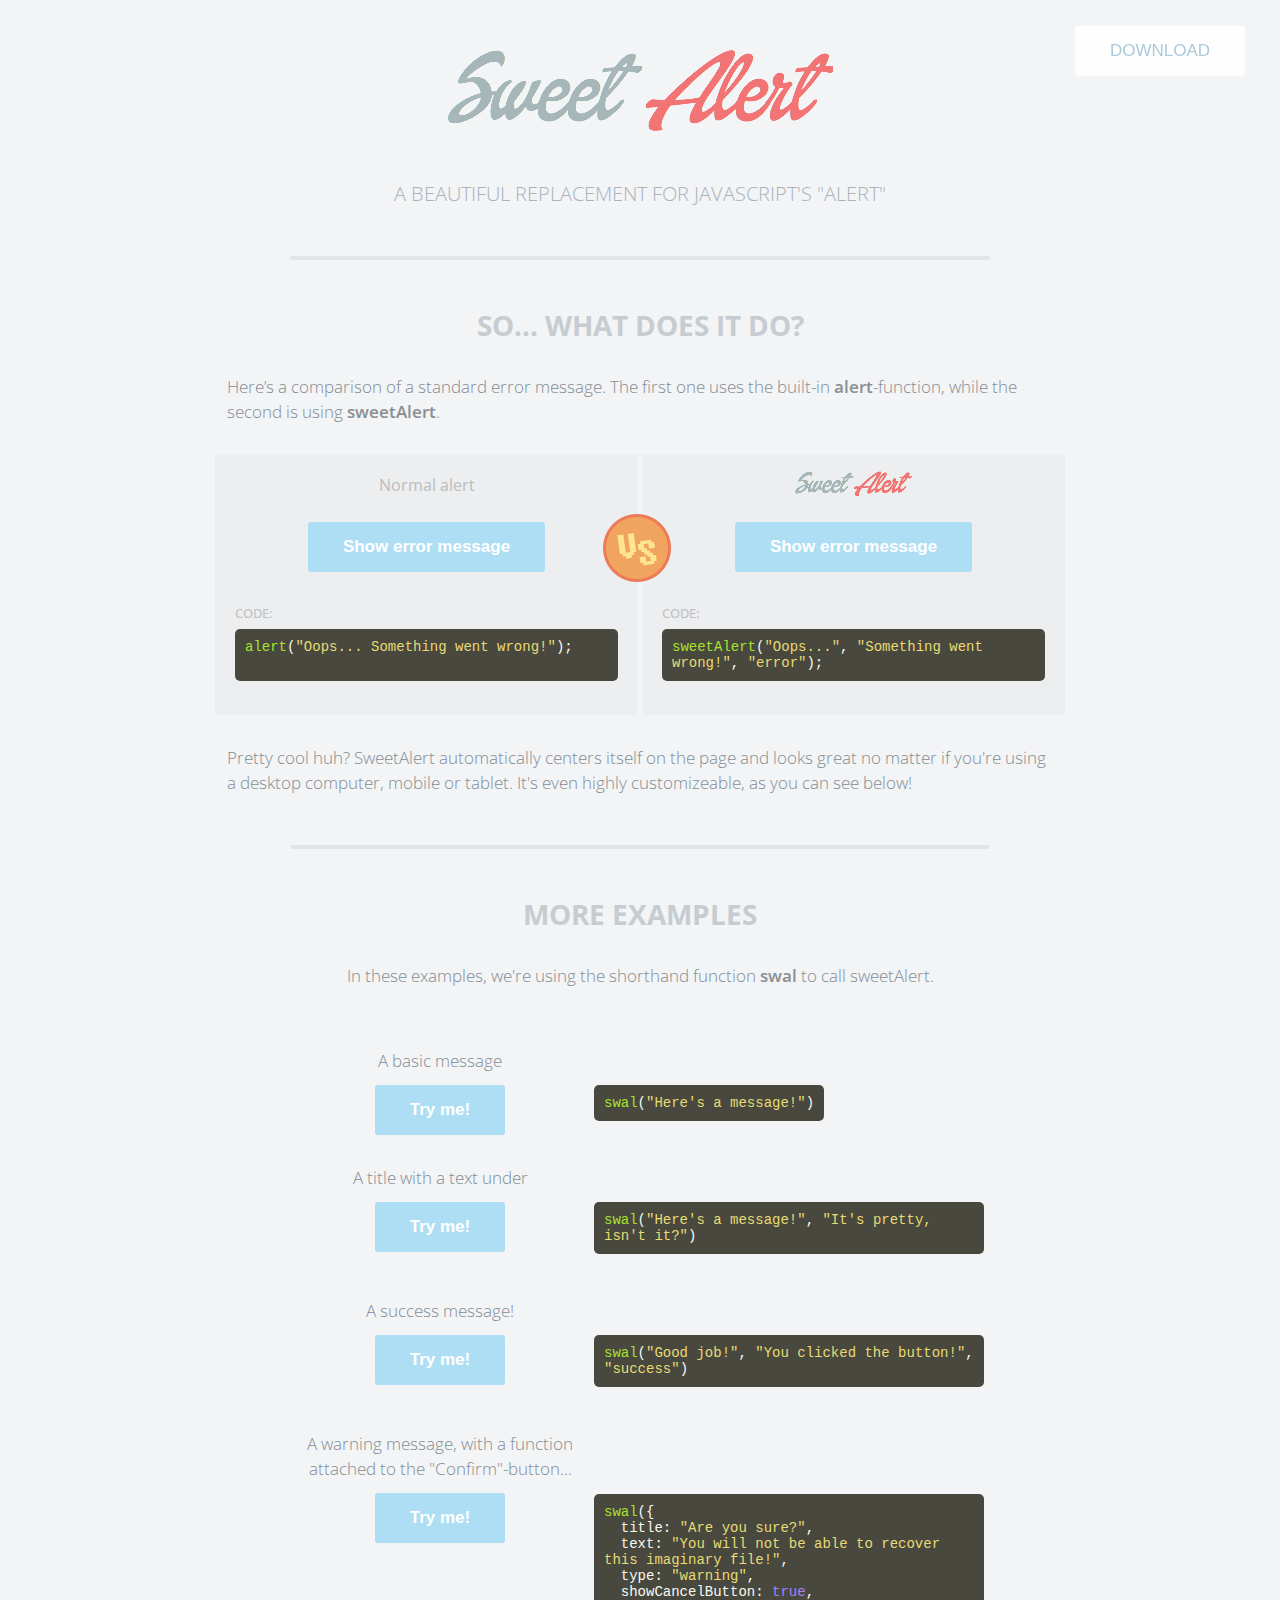
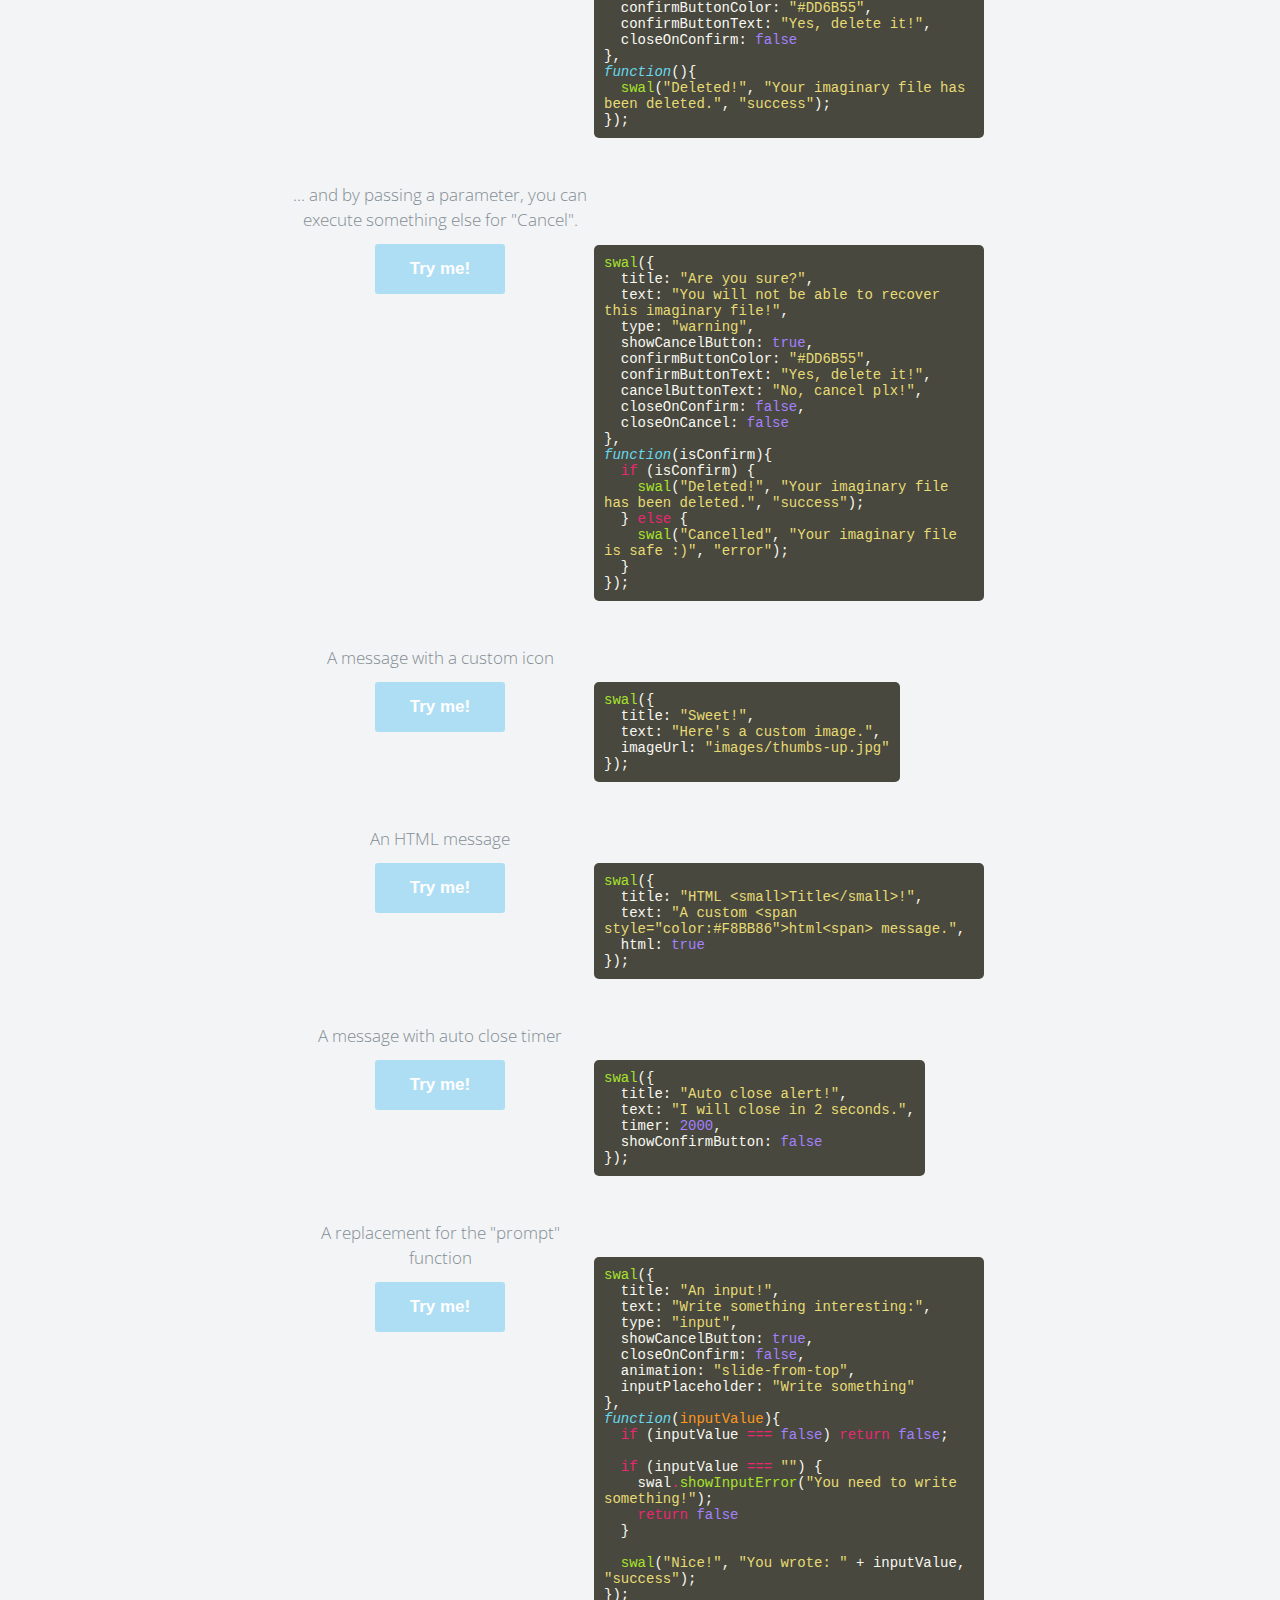
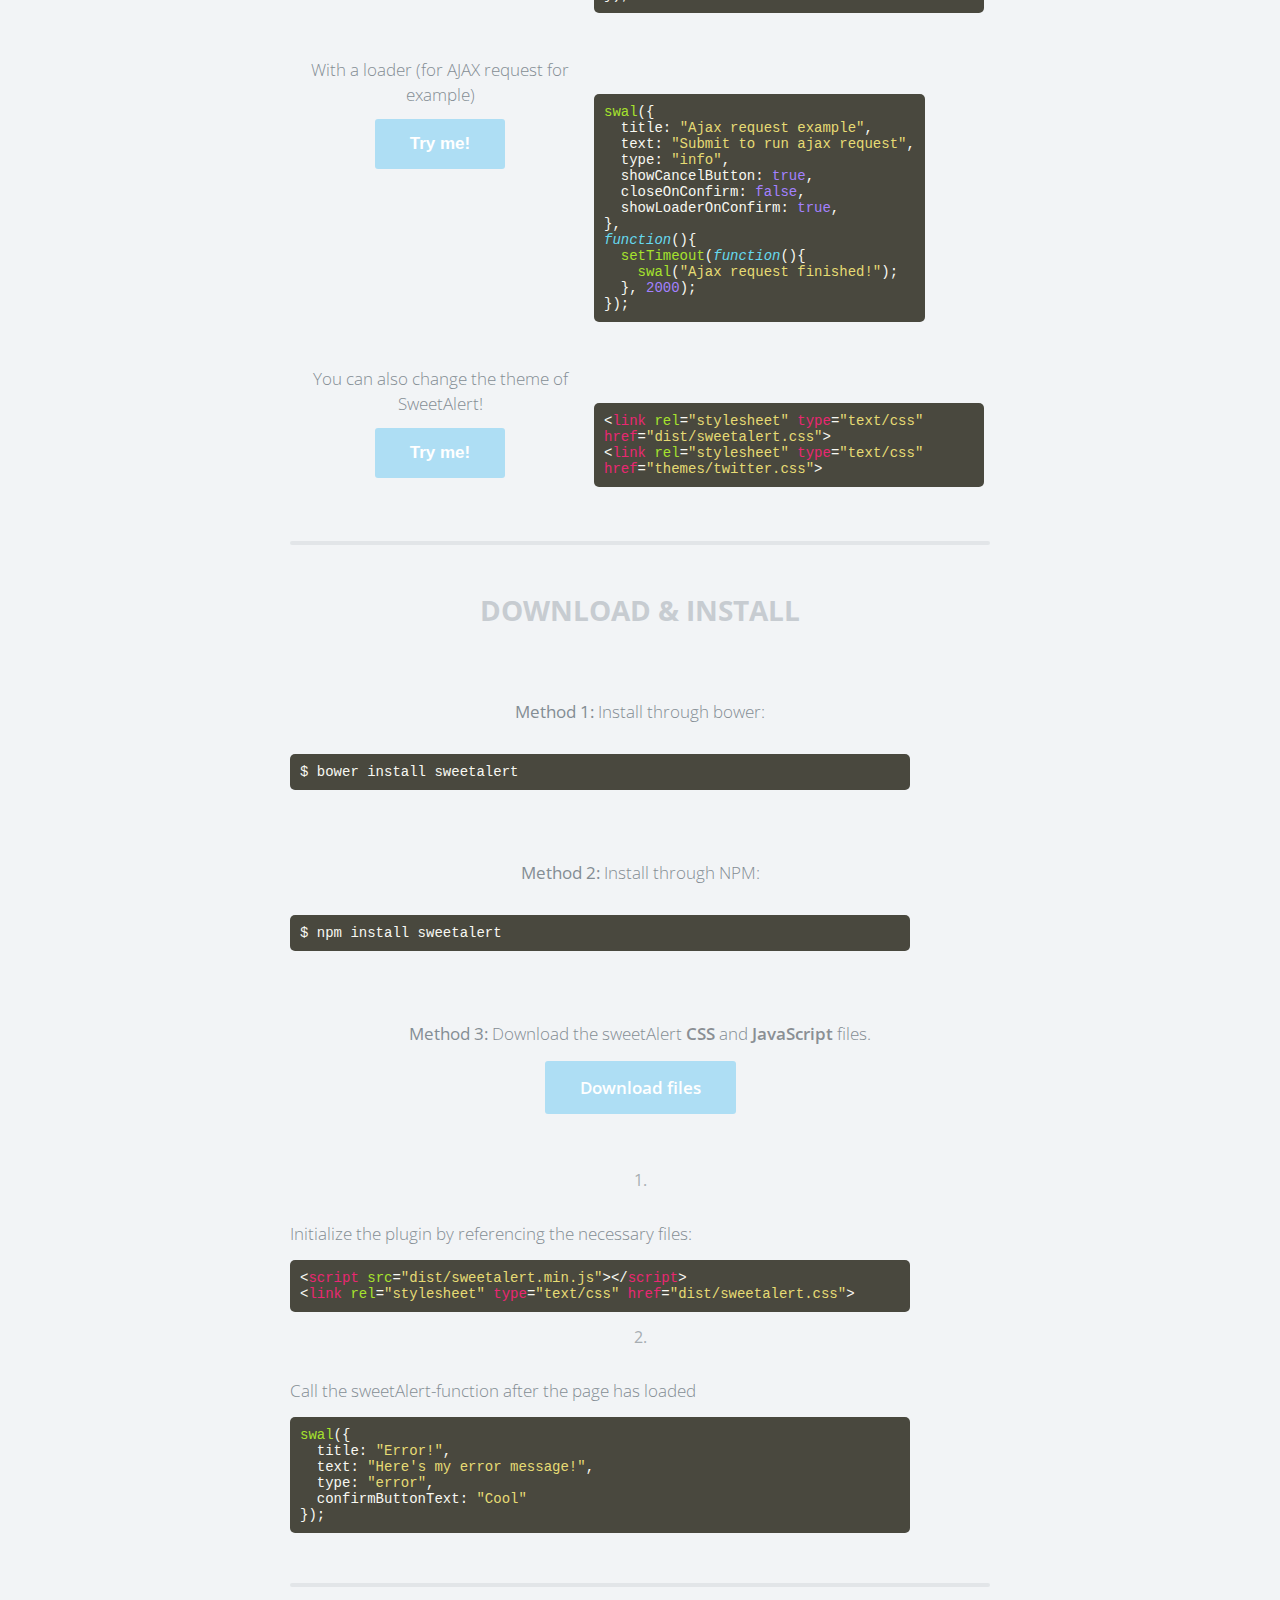
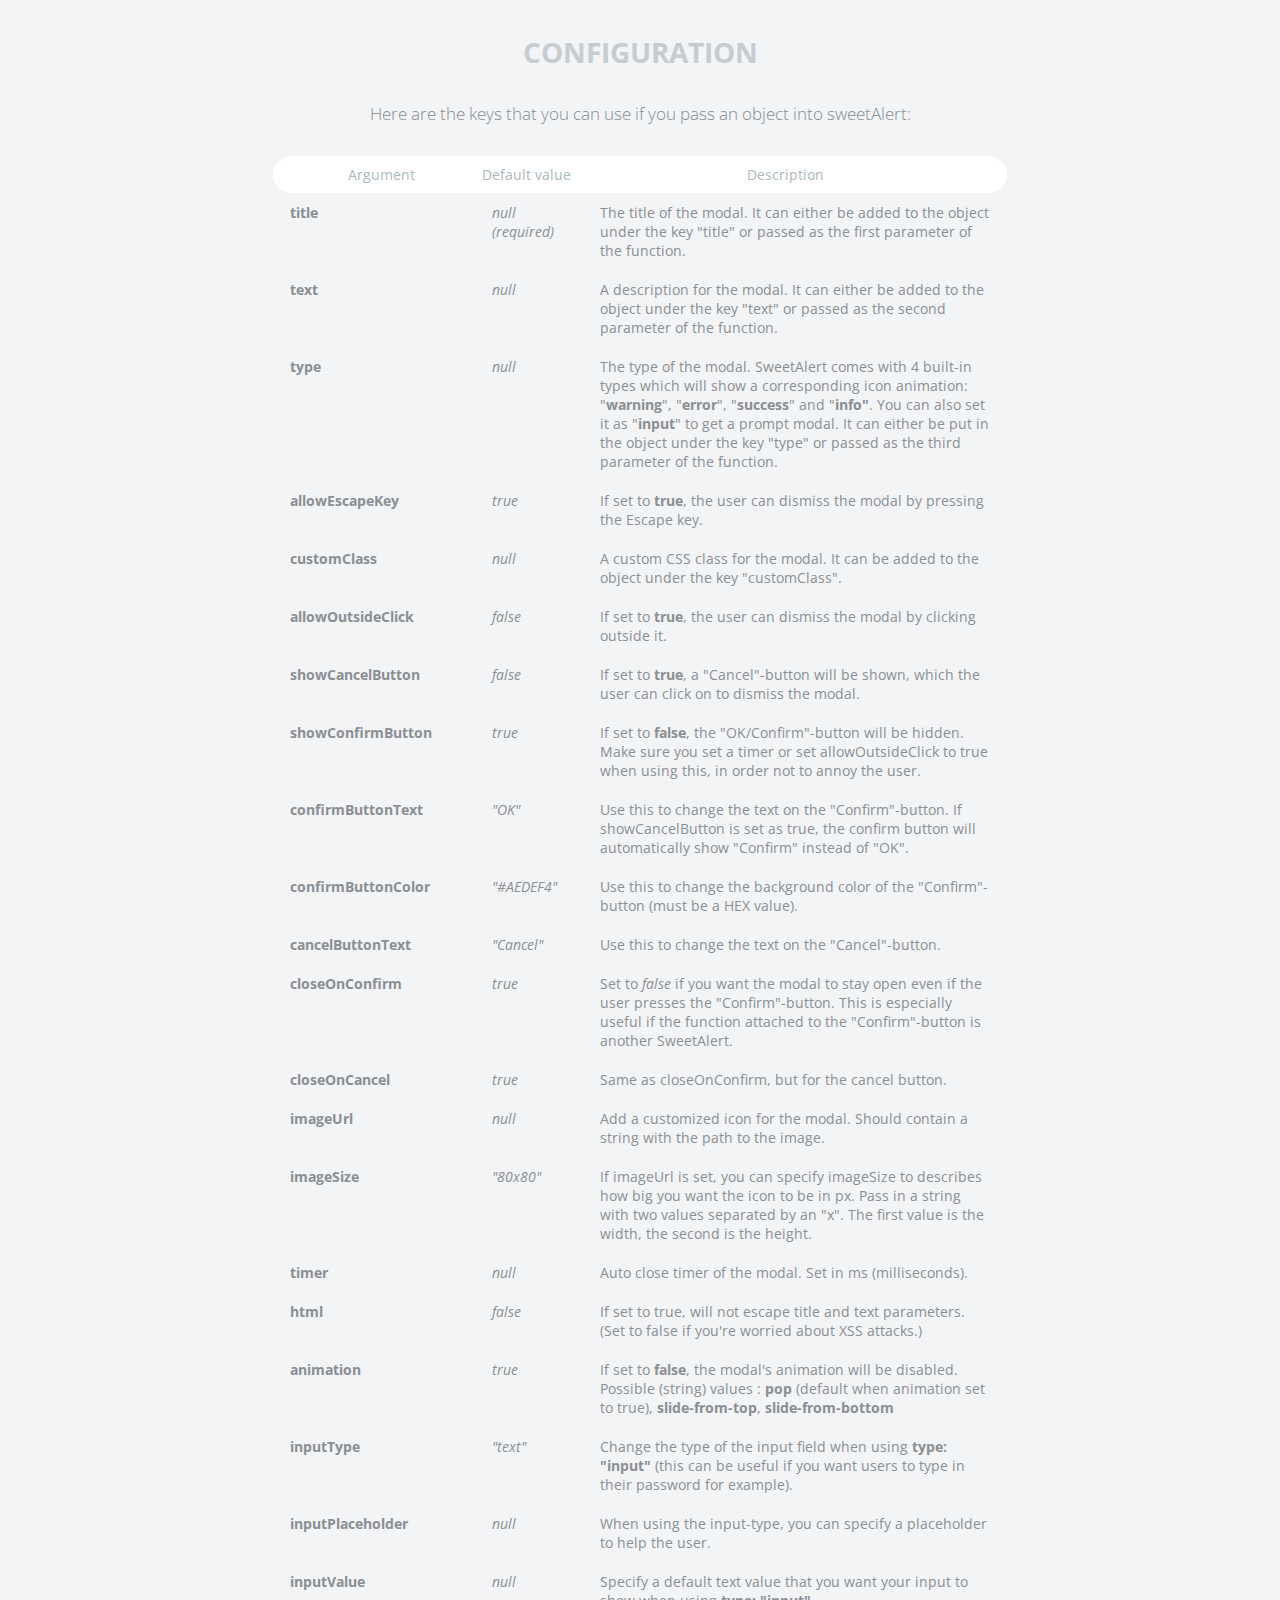
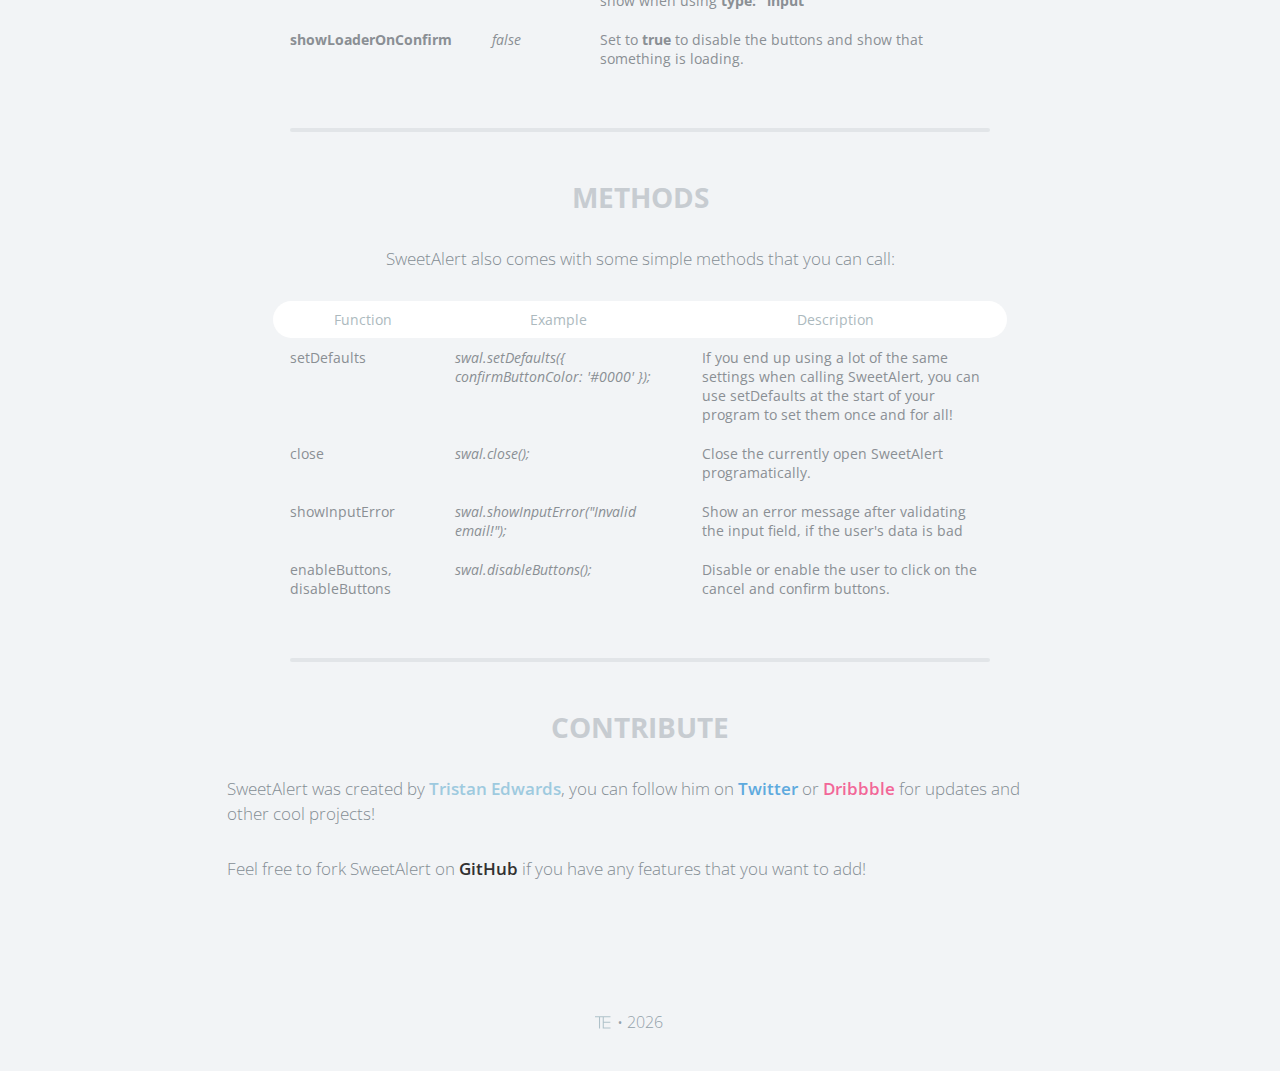
<file: src/main/webapp/bower_components/sweetalert/index.html>
<!doctype html>

<html>

<head>
  <meta charset="utf-8">
  <meta name="viewport" content="width=device-width, initial-scale=1, maximum-scale=1, user-scalable=0" />
  <title>SweetAlert</title>

  <link rel="stylesheet" href="example/example.css">
  <script src="https://code.jquery.com/jquery-2.1.3.min.js"></script>

  <!-- This is what you need -->
  <script src="dist/sweetalert-dev.js"></script>
  <link rel="stylesheet" href="dist/sweetalert.css">
  <!--.......................-->

</head>

<body>

<h1>Sweet Alert</h1>
<h2>A beautiful replacement for JavaScript's "Alert"</h2>
<button class="download">Download</button>

<!-- What does it do? -->
<h3>So... What does it do?</h3>
<p>Here’s a comparison of a standard error message. The first one uses the built-in <strong>alert</strong>-function, while the second is using <strong>sweetAlert</strong>.</p>

<div class="showcase normal">
	<h4>Normal alert</h4>
	<button>Show error message</button>

	<h5>Code:</h5>
	<pre><span class="attr">alert</span>(<span class="str">"Oops... Something went wrong!"</span>);

	</pre>

	<div class="vs-icon"></div>
</div>

<div class="showcase sweet">
	<h4>Sweet Alert</h4>
	<button>Show error message</button>

	<h5>Code:</h5>
	<pre><span class="attr">sweetAlert</span>(<span class="str">"Oops..."</span>, <span class="str">"Something went wrong!"</span>, <span class="str">"error"</span>);</pre>
</div>

<p>Pretty cool huh? SweetAlert automatically centers itself on the page and looks great no matter if you're using a desktop computer, mobile or tablet. It's even highly customizeable, as you can see below!</p>


<!-- Examples -->
<h3>More examples</h3>

<p class="center">In these examples, we're using the shorthand function <strong>swal</strong> to call sweetAlert.</p>

<ul class="examples">

	<li class="message">
		<div class="ui">
			<p>A basic message</p>
			<button>Try me!</button>
		</div>
		<pre><span class="attr">swal</span>(<span class="str">"Here's a message!"</span>)</pre>
	</li>

	<li class="title-text">
		<div class="ui">
			<p>A title with a text under</p>
			<button>Try me!</button>
		</div>
		<pre><span class="attr">swal</span>(<span class="str">"Here's a message!"</span>, <span class="str">"It's pretty, isn't it?"</span>)</pre>
	</li>

	<li class="success">
		<div class="ui">
			<p>A success message!</p>
			<button>Try me!</button>
		</div>
		<pre><span class="attr">swal</span>(<span class="str">"Good job!"</span>, <span class="str">"You clicked the button!"</span>, <span class="str">"success"</span>)</pre>
	</li>

	<li class="warning confirm">
		<div class="ui">
			<p>A warning message, with a function attached to the "Confirm"-button...</p>
			<button>Try me!</button>
		</div>
		<pre><span class="attr">swal</span>({
&nbsp;&nbsp;title: <span class="str">"Are you sure?"</span>,
&nbsp;&nbsp;text: <span class="str">"You will not be able to recover this imaginary file!"</span>,
&nbsp;&nbsp;type: <span class="str">"warning"</span>,
&nbsp;&nbsp;showCancelButton: <span class="val">true</span>,
&nbsp;&nbsp;confirmButtonColor: <span class="str">"#DD6B55"</span>,
&nbsp;&nbsp;confirmButtonText: <span class="str">"Yes, delete it!"</span>,
&nbsp;&nbsp;closeOnConfirm: <span class="val">false</span>
},
<span class="func"><i>function</i></span>(){
&nbsp;&nbsp;<span class="attr">swal</span>(<span class="str">"Deleted!"</span>, <span class="str">"Your imaginary file has been deleted."</span>, <span class="str">"success"</span>);
});</pre>
	</li>

	<li class="warning cancel">
		<div class="ui">
			<p>... and by passing a parameter, you can execute something else for "Cancel".</p>
			<button>Try me!</button>
		</div>
		<pre><span class="attr">swal</span>({
&nbsp;&nbsp;title: <span class="str">"Are you sure?"</span>,
&nbsp;&nbsp;text: <span class="str">"You will not be able to recover this imaginary file!"</span>,
&nbsp;&nbsp;type: <span class="str">"warning"</span>,
&nbsp;&nbsp;showCancelButton: <span class="val">true</span>,
&nbsp;&nbsp;confirmButtonColor: <span class="str">"#DD6B55"</span>,
&nbsp;&nbsp;confirmButtonText: <span class="str">"Yes, delete it!"</span>,
&nbsp;&nbsp;cancelButtonText: <span class="str">"No, cancel plx!"</span>,
&nbsp;&nbsp;closeOnConfirm: <span class="val">false</span>,
&nbsp;&nbsp;closeOnCancel: <span class="val">false</span>
},
<span class="func"><i>function</i></span>(isConfirm){
&nbsp;&nbsp;<span class="tag">if</span> (isConfirm) {
&nbsp;&nbsp;&nbsp;&nbsp;<span class="attr">swal</span>(<span class="str">"Deleted!"</span>, <span class="str">"Your imaginary file has been deleted."</span>, <span class="str">"success"</span>);
&nbsp;&nbsp;} <span class="tag">else</span> {
	&nbsp;&nbsp;&nbsp;&nbsp;<span class="attr">swal</span>(<span class="str">"Cancelled"</span>, <span class="str">"Your imaginary file is safe :)"</span>, <span class="str">"error"</span>);
&nbsp;&nbsp;}
});</pre>
	</li>

	<li class="custom-icon">
		<div class="ui">
			<p>A message with a custom icon</p>
			<button>Try me!</button>
		</div>
		<pre><span class="attr">swal</span>({
&nbsp;&nbsp;title: <span class="str">"Sweet!"</span>,
&nbsp;&nbsp;text: <span class="str">"Here's a custom image."</span>,
&nbsp;&nbsp;imageUrl: <span class="str">"images/thumbs-up.jpg"</span>
});</pre>
	</li>

	<li class="message-html">
		<div class="ui">
			<p>An HTML message</p>
			<button>Try me!</button>
		</div>
		<pre><span class="attr">swal</span>({
&nbsp;&nbsp;title: <span class="str">"HTML &lt;small&gt;Title&lt;/small&gt;!"</span>,
&nbsp;&nbsp;text: <span class="str">"A custom &lt;span style="color:#F8BB86"&gt;html&lt;span&gt; message."</span>,
&nbsp;&nbsp;html: <span class="val">true</span>
});</pre>
	</li>

	<li class="timer">
		<div class="ui">
			<p>A message with auto close timer</p>
			<button>Try me!</button>
		</div>
		<pre><span class="attr">swal</span>({
&nbsp;&nbsp;title: <span class="str">"Auto close alert!"</span>,
&nbsp;&nbsp;text: <span class="str">"I will close in 2 seconds."</span>,
&nbsp;&nbsp;timer: <span class="val">2000</span>,
&nbsp;&nbsp;showConfirmButton: <span class="val">false</span>
});</pre>
	</li>


	<li class="input">
		<div class="ui">
			<p>A replacement for the "prompt" function</p>
			<button>Try me!</button>
		</div>
		<pre><span class="attr">swal</span>({
&nbsp;&nbsp;title: <span class="str">"An input!"</span>,
&nbsp;&nbsp;text: <span class="str">"Write something interesting:"</span>,
&nbsp;&nbsp;type: <span class="str">"input"</span>,
&nbsp;&nbsp;showCancelButton: <span class="val">true</span>,
&nbsp;&nbsp;closeOnConfirm: <span class="val">false</span>,
&nbsp;&nbsp;animation: <span class="str">"slide-from-top"</span>,
&nbsp;&nbsp;inputPlaceholder: <span class="str">"Write something"</span>
},
<span class="func"><i>function</i></span>(<span class="arg">inputValue</span>){
&nbsp;&nbsp;<span class="tag">if</span> (inputValue <span class="tag">===</span> <span class="val">false</span>) <span class="tag">return</span> <span class="val">false</span>;
&nbsp;&nbsp;
&nbsp;&nbsp;<span class="tag">if</span> (inputValue <span class="tag">===</span> <span class="str">""</span>) {
&nbsp;&nbsp;&nbsp;&nbsp;swal<span class="tag">.</span><span class="attr">showInputError</span>(<span class="str">"You need to write something!"</span>);
&nbsp;&nbsp;&nbsp;&nbsp;<span class="tag">return</span> <span class="val">false</span>
&nbsp;&nbsp;}
&nbsp;&nbsp;
&nbsp;&nbsp;<span class="attr">swal</span>(<span class="str">"Nice!"</span>, <span class="str">"You wrote: "</span> + inputValue, <span class="str">"success"</span>);
});</pre>
	</li>

  <li class="ajax">
    <div class="ui">
			<p>With a loader (for AJAX request for example)</p>
			<button>Try me!</button>
		</div>
		<pre><span class="attr">swal</span>({
&nbsp;&nbsp;title: <span class="str">"Ajax request example"</span>,
&nbsp;&nbsp;text: <span class="str">"Submit to run ajax request"</span>,
&nbsp;&nbsp;type: <span class="str">"info"</span>,
&nbsp;&nbsp;showCancelButton: <span class="val">true</span>,
&nbsp;&nbsp;closeOnConfirm: <span class="val">false</span>,
&nbsp;&nbsp;showLoaderOnConfirm: <span class="val">true</span>,
},
<span class="func"><i>function</i></span>(){
&nbsp;&nbsp;<span class="attr">setTimeout</span>(<span class="func"><i>function</i></span>(){
&nbsp;&nbsp;&nbsp;&nbsp;<span class="attr">swal</span>(<span class="str">"Ajax request finished!"</span>);
&nbsp;&nbsp;}, <span class="val">2000</span>);
});</pre>
	</li>

	<li class="theme">
		<div class="ui">
			<p>You can also change the theme of SweetAlert!</p>
			<button>Try me!</button>
		</div>
		<pre>&lt;<span class="tag">link</span> <span class="attr">rel</span>=<span class="str">"stylesheet"</span> <span class="tag">type</span>=<span class="str">"text/css"</span> <span class="tag">href</span>=<span class="str">"dist/sweetalert.css"</span>&gt;
			&lt;<span class="tag">link</span> <span class="attr">rel</span>=<span class="str">"stylesheet"</span> <span class="tag">type</span>=<span class="str">"text/css"</span> <span class="tag">href</span>=<span class="str">"themes/twitter.css"</span>&gt;</pre>
	</li>

</ul>


<!-- Download & Install -->
<h3 id="download-section">Download & install</h3>

<div class="center-container">
	<p class="center"><b>Method 1:</b> Install through bower:</p>
	<pre class="center">$ bower install sweetalert</pre>
</div>

<div class="center-container">
	<p class="center"><b>Method 2:</b> Install through NPM:</p>
	<pre class="center">$ npm install sweetalert</pre>
</div>

<p class="center"><b>Method 3:</b> Download the sweetAlert <strong>CSS</strong> and <strong>JavaScript</strong> files.</p>

<a class="button" href="https://github.com/t4t5/sweetalert/archive/master.zip" download>Download files</a>

<ol>
	<li>
		<p>Initialize the plugin by referencing the necessary files:</p>
		<pre>&lt;<span class="tag">script</span> <span class="attr">src</span>=<span class="str">"dist/sweetalert.min.js"</span>&gt;&lt;/<span class="tag">script</span>&gt;
&lt;<span class="tag">link</span> <span class="attr">rel</span>=<span class="str">"stylesheet"</span> <span class="tag">type</span>=<span class="str">"text/css"</span> <span class="tag">href</span>=<span class="str">"dist/sweetalert.css"</span>&gt;</pre>
	</li>

	<li>
		<p>Call the sweetAlert-function after the page has loaded</p>
		<pre><span class="attr">swal</span>({
&nbsp;&nbsp;title: <span class="str">"Error!"</span>,
&nbsp;&nbsp;text: <span class="str">"Here's my error message!"</span>,
&nbsp;&nbsp;type: <span class="str">"error"</span>,
&nbsp;&nbsp;confirmButtonText: <span class="str">"Cool"</span>
});
</pre>
	</li>
</ol>



<!-- Configuration -->
<h3>Configuration</h3>

<p class="center">Here are the keys that you can use if you pass an object into sweetAlert:</p>

<table>
	<tr class="titles">
		<th>
			<div class="border-left"></div>
			Argument
		</th>
		<th>Default value</th>
		<th>
			<div class="border-right"></div>
			Description
		</th>
	</tr>
	<tr>
		<td><b>title</b></td>
		<td><i>null (required)</i></td>
		<td>The title of the modal. It can either be added to the object under the key "title" or passed as the first parameter of the function.</td>
	</tr>
	<tr>
		<td><b>text</b></td>
		<td><i>null</i></td>
		<td>A description for the modal. It can either be added to the object under the key "text" or passed as the second parameter of the function.</td>
	</tr>
	<tr>
		<td><b>type</b></td>
		<td><i>null</i></td>
		<td>The type of the modal. SweetAlert comes with 4 built-in types which will show a corresponding icon animation: "<strong>warning</strong>", "<strong>error</strong>", "<strong>success</strong>" and "<strong>info"</strong>. You can also set it as "<strong>input</strong>" to get a prompt modal. It can either be put in the object under the key "type" or passed as the third parameter of the function.</td>
	</tr>
    <tr>
      <td><b>allowEscapeKey</b></td>
      <td><i>true</i></td>
      <td>If set to <strong>true</strong>, the user can dismiss the modal by pressing the Escape key.</td>
    </tr>
	<tr>
		<td><b>customClass</b></td>
		<td><i>null</i></td>
		<td>A custom CSS class for the modal. It can be added to the object under the key "customClass".</td>
	</tr>
	<tr>
		<td><b>allowOutsideClick</b></td>
		<td><i>false</i></td>
		<td>If set to <strong>true</strong>, the user can dismiss the modal by clicking outside it.</td>
	</tr>
	<tr>
		<td><b>showCancelButton</b></td>
		<td><i>false</i></td>
		<td>If set to <strong>true</strong>, a "Cancel"-button will be shown, which the user can click on to dismiss the modal.</td>
	</tr>
	<tr>
		<td><b>showConfirmButton</b></td>
		<td><i>true</i></td>
		<td>If set to <strong>false</strong>, the "OK/Confirm"-button will be hidden. Make sure you set a timer or set allowOutsideClick to true when using this, in order not to annoy the user.</td>
	</tr>
	<tr>
		<td><b>confirmButtonText</b></td>
		<td><i>"OK"</i></td>
		<td>Use this to change the text on the "Confirm"-button. If showCancelButton is set as true, the confirm button will automatically show "Confirm" instead of "OK".</td>
	</tr>
	<tr>
		<td><b>confirmButtonColor</b></td>
		<td><i>"#AEDEF4"</i></td>
		<td>Use this to change the background color of the "Confirm"-button (must be a HEX value).</td>
	</tr>
	<tr>
		<td><b>cancelButtonText</b></td>
		<td><i>"Cancel"</i></td>
		<td>Use this to change the text on the "Cancel"-button.</td>
	</tr>
	<tr>
		<td><b>closeOnConfirm</b></td>
		<td><i>true</i></td>
		<td>Set to <i>false</i> if you want the modal to stay open even if the user presses the "Confirm"-button. This is especially useful if the function attached to the "Confirm"-button is another SweetAlert.</td>
	</tr>
	<tr>
		<td><b>closeOnCancel</b></td>
		<td><i>true</i></td>
		<td>Same as closeOnConfirm, but for the cancel button.</td>
	</tr>
	<tr>
		<td><b>imageUrl</b></td>
		<td><i>null</i></td>
		<td>Add a customized icon for the modal. Should contain a string with the path to the image.</td>
	</tr>
	<tr>
		<td><b>imageSize</b></td>
		<td><i>"80x80"</i></td>
		<td>If imageUrl is set, you can specify imageSize to describes how big you want the icon to be in px. Pass in a string with two values separated by an "x". The first value is the width, the second is the height.</td>
	</tr>
	<tr>
		<td><b>timer</b></td>
		<td><i>null</i></td>
		<td>Auto close timer of the modal. Set in ms (milliseconds).</td>
	</tr>
	<tr>
		<td><b>html</b></td>
		<td><i>false</i></td>
		<td>If set to true, will not escape title and text parameters. (Set to false if you're worried about XSS attacks.)</td>
	</tr>
	<tr>
		<td><b>animation</b></td>
		<td><i>true</i></td>
		<td>If set to <strong>false</strong>, the modal's animation will be disabled. Possible (string) values : <strong>pop</strong> (default when animation set to true), <strong>slide-from-top</strong>, <strong>slide-from-bottom</strong></td>
	</tr>
	<tr>
		<td><b>inputType</b></td>
		<td><i>"text"</i></td>
		<td>Change the type of the input field when using <strong>type: "input"</strong> (this can be useful if you want users to type in their password for example).</td>
	</tr>
	<tr>
		<td><b>inputPlaceholder</b></td>
		<td><i>null</i></td>
		<td>When using the input-type, you can specify a placeholder to help the user.</td>
	</tr>
	<tr>
		<td><b>inputValue</b></td>
		<td><i>null</i></td>
		<td>Specify a default text value that you want your input to show when using <strong>type: "input"</strong></td>
	</tr>
	<tr>
		<td><b>showLoaderOnConfirm</b></td>
		<td><i>false</i></td>
    <td>Set to <strong>true</strong> to disable the buttons and show that something is loading.</td>
	</tr>
</table>


<!-- Methods -->
<h3>Methods</h3>

<p class="center">SweetAlert also comes with some simple methods that you can call:</p>

<table>
	<tr class="titles">
		<th>
			<div class="border-left"></div>
			Function
		</th>
		<th>Example</th>
		<th>
			<div class="border-right"></div>
			Description
		</th>
	</tr>
	<tr>
		<td>setDefaults</td>
		<td><i>swal.setDefaults({ confirmButtonColor: '#0000' });</i></td>
		<td>If you end up using a lot of the same settings when calling SweetAlert, you can use setDefaults at the start of your program to set them once and for all!</td>
	</tr>
	<tr>
		<td>close</td>
		<td><i>swal.close();</i></td>
		<td>Close the currently open SweetAlert programatically.</td>
	</tr>
	<tr>
		<td>showInputError</td>
		<td><i>swal.showInputError("Invalid email!");</i></td>
		<td>Show an error message after validating the input field, if the user's data is bad</td>
	</tr>
	<tr>
		<td>enableButtons, disableButtons</td>
		<td><i>swal.disableButtons();</i></td>
		<td>Disable or enable the user to click on the cancel and confirm buttons.</td>
	</tr>
</table>



<!-- Contribute -->
<h3>Contribute</h3>
<p>SweetAlert was created by <a href="http://tristanedwards.me" target="_blank">Tristan Edwards</a>, you can follow him on <a href="https://twitter.com/t4t5" target="_blank" class="twitter">Twitter</a> or <a href="https://dribbble.com/tristanedwards" target="_blank" class="dribbble">Dribbble</a> for updates and other cool projects!</p>
<p>Feel free to fork SweetAlert on <a href="https://github.com/t4t5/sweetalert" class="github">GitHub</a> if you have any features that you want to add!</p>


<footer>
	<span class="te-logo">TE</span> • <script>document.write(new Date().getFullYear())</script>
</footer>


<script>

document.querySelector('button.download').onclick = function(){
	$("html, body").animate({ scrollTop: $("#download-section").offset().top }, 1000);
};

document.querySelector('.showcase.normal button').onclick = function(){
	alert("Oops... Something went wrong!");
};

document.querySelector('.showcase.sweet button').onclick = function(){
	swal("Oops...", "Something went wrong!", "error");
};

document.querySelector('ul.examples li.message button').onclick = function(){
	swal("Here's a message!");
};

document.querySelector('ul.examples li.timer button').onclick = function(){
	swal({
		title: "Auto close alert!",
		text: "I will close in 2 seconds.",
		timer: 2000,
		showConfirmButton: false
	});
};

document.querySelector('ul.examples li.title-text button').onclick = function(){
	swal("Here's a message!", "It's pretty, isn't it?");
};

document.querySelector('ul.examples li.success button').onclick = function(){
	swal("Good job!", "You clicked the button!", "success");
};

document.querySelector('ul.examples li.warning.confirm button').onclick = function(){
	swal({
		title: "Are you sure?",
		text: "You will not be able to recover this imaginary file!",
		type: "warning",
		showCancelButton: true,
		confirmButtonColor: '#DD6B55',
		confirmButtonText: 'Yes, delete it!',
		closeOnConfirm: false
	},
	function(){
		swal("Deleted!", "Your imaginary file has been deleted!", "success");
	});
};

document.querySelector('ul.examples li.warning.cancel button').onclick = function(){
	swal({
		title: "Are you sure?",
		text: "You will not be able to recover this imaginary file!",
		type: "warning",
		showCancelButton: true,
		confirmButtonColor: '#DD6B55',
		confirmButtonText: 'Yes, delete it!',
		cancelButtonText: "No, cancel plx!",
		closeOnConfirm: false,
		closeOnCancel: false
	},
	function(isConfirm){
    if (isConfirm){
      swal("Deleted!", "Your imaginary file has been deleted!", "success");
    } else {
      swal("Cancelled", "Your imaginary file is safe :)", "error");
    }
	});
};

document.querySelector('ul.examples li.custom-icon button').onclick = function(){
	swal({
		title: "Sweet!",
		text: "Here's a custom image.",
		imageUrl: 'example/images/thumbs-up.jpg'
	});
};

document.querySelector('ul.examples li.message-html button').onclick = function(){
	swal({
		title: "HTML <small>Title</small>!",
		text: 'A custom <span style="color:#F8BB86">html<span> message.',
		html: true
	});
};

document.querySelector('ul.examples li.input button').onclick = function(){
	swal({
		title: "An input!",
		text: 'Write something interesting:',
		type: 'input',
		showCancelButton: true,
		closeOnConfirm: false,
		animation: "slide-from-top",
		inputPlaceholder: "Write something",
	},
	function(inputValue){
		if (inputValue === false) return false;

		if (inputValue === "") {
			swal.showInputError("You need to write something!");
			return false;
		}
    
		swal("Nice!", 'You wrote: ' + inputValue, "success");

	});
};

document.querySelector('ul.examples li.theme button').onclick = function() {
	swal({
		title: "Themes!",
		text: "Here's the Twitter theme for SweetAlert!",
		confirmButtonText: "Cool!",
		customClass: 'twitter'
	});
};

document.querySelector('ul.examples li.ajax button').onclick = function() {
  swal({
    title: 'Ajax request example',
    text: 'Submit to run ajax request',
    type: 'info',
    showCancelButton: true,
    closeOnConfirm: false,
    showLoaderOnConfirm: true,
  }, function(){
    setTimeout(function() {
      swal('Ajax request finished!');
    }, 2000);
  });
};

</script>



</body>

</html>
</file>
<file: src/main/webapp/bower_components/sweetalert/example/example.css>
@import url(http://fonts.googleapis.com/css?family=Open+Sans:400,600,700,300);
@import url(http://fonts.googleapis.com/css?family=Open+Sans+Condensed:700);
body {
  background-color: #f2f4f6;
  font-family: 'Open Sans', sans-serif;
  text-align: center; }

h1 {
  background-image: url("images/logo_big.png");
  background-image: -webkit-image-set(url("images/logo_big.png") 1x, url("images/logo_big@2x.png") 2x);
  width: 385px;
  height: 81px;
  text-indent: -9999px;
  white-space: nowrap;
  margin: 50px auto; }
  @media all and (max-width: 420px) {
    h1 {
      width: 300px;
      background-size: contain;
      background-repeat: no-repeat;
      background-position: center; } }
  @media all and (max-width: 330px) {
    h1 {
      width: 250px; } }

h2 {
  font-size: 20px;
  color: #A9B2BC;
  line-height: 25px;
  text-transform: uppercase;
  font-weight: 300;
  text-align: center;
  display: block; }

h3 {
  font-size: 28px;
  color: #C7CCD1;
  text-transform: uppercase;
  font-family: 'Open Sans Condensed', sans-serif;
  margin-top: 100px;
  text-align: center;
  position: relative; }
  h3#download-section {
    margin-top: 50px;
    padding-top: 40px; }
  h3::after {
    content: "";
    background-color: #e2e5e8;
    height: 4px;
    width: 700px;
    left: 50%;
    margin-left: -350px;
    position: absolute;
    margin-top: -50px;
    border-radius: 2px; }
    @media all and (max-width: 740px) {
      h3::after {
        width: auto;
        left: 20px;
        right: 20px;
        margin-left: 0; } }

a {
  text-decoration: none; }

p {
  max-width: 826px;
  margin: 30px auto;
  font-size: 17px;
  font-weight: 300;
  color: #848D94;
  line-height: 25px;
  text-align: left; }
  p.center {
    text-align: center; }
  p strong {
    color: #8A8F94;
    font-weight: 600; }
  p a {
    color: #9ECADF;
    font-weight: 600; }
    p a:hover {
      text-decoration: underline; }
    p a.twitter {
      color: #5eaade; }
    p a.dribbble {
      color: #f26798; }
    p a.github {
      color: #323131; }

button, .button {
  background-color: #AEDEF4;
  color: white;
  border: none;
  box-shadow: none;
  font-size: 17px;
  font-weight: 500;
  font-weight: 600;
  border-radius: 3px;
  padding: 15px 35px;
  margin: 26px 5px 0 5px;
  cursor: pointer; }
  button:focus, .button:focus {
    outline: none; }
  button:hover, .button:hover {
    background-color: #a1d9f2; }
  button:active, .button:active {
    background-color: #81ccee; }
  button.cancel, .button.cancel {
    background-color: #D0D0D0; }
    button.cancel:hover, .button.cancel:hover {
      background-color: #c8c8c8; }
    button.cancel:active, .button.cancel:active {
      background-color: #b6b6b6; }
  button.download, .button.download {
    position: fixed;
    right: 30px;
    top: 0;
    background-color: rgba(255, 255, 255, 0.9);
    color: #ABCADA;
    font-weight: 500;
    text-transform: uppercase;
    z-index: 3; }
    @media all and (max-width: 1278px) {
      button.download, .button.download {
        display: none; } }

.center-container {
  max-width: 700px;
  margin: 70px auto; }

pre {
  background-color: #49483e;
  color: #f8f8f2;
  padding: 10px;
  border-radius: 5px;
  white-space: pre-line;
  text-align: left;
  font-size: 14px;
  max-width: 600px; }
  pre .str {
    color: #e6db74; }
  pre .func {
    color: #66d9ef; }
  pre .val {
    color: #a381ff; }
  pre .tag {
    color: #e92772; }
  pre .attr {
    color: #a6e22d; }
  pre .arg {
    color: #fd9720; }

.showcase {
  background-color: #eceef0;
  padding: 20px;
  display: inline-block;
  width: 383px;
  vertical-align: top;
  position: relative; }
  @media all and (max-width: 865px) {
    .showcase {
      margin: 5px auto;
      padding: 46px 20px; } }
  @media all and (max-width: 440px) {
    .showcase {
      width: auto; } }
  .showcase h4 {
    font-size: 16px;
    color: #BCBCBC;
    line-height: 22px;
    margin: 0 auto;
    font-weight: 400; }
  .showcase.sweet h4 {
    width: 117px;
    height: 25px;
    margin-top: -3px;
    text-indent: -9999px;
    background-image: url("images/logo_small.png");
    background-image: -webkit-image-set(url("images/logo_small.png") 1x, url("images/logo_small@2x.png") 2x); }
  .showcase h5 {
    margin-bottom: -7px;
    text-align: left;
    font-weight: 500;
    text-transform: uppercase;
    color: #c2c2c2; }
  .showcase button {
    margin-bottom: 10px; }
  .showcase .vs-icon {
    background-image: url("images/vs_icon.png");
    background-image: -webkit-image-set(url("images/vs_icon.png") 1x, url("images/vs_icon@2x.png") 2x);
    width: 69px;
    height: 69px;
    position: absolute;
    right: -34px;
    top: 60px;
    z-index: 2; }
    @media all and (max-width: 865px) {
      .showcase .vs-icon {
        margin: 5px auto;
        right: auto;
        left: 50%;
        margin-left: -35px;
        top: auto;
        bottom: -35px; } }

ul.examples {
  list-style-type: none;
  width: 700px;
  margin: 0 auto;
  text-align: left;
  padding-left: 0; }
  @media all and (max-width: 758px) {
    ul.examples {
      width: auto; } }
  ul.examples li {
    padding-left: 0; }
  ul.examples .ui, ul.examples pre {
    display: inline-block;
    vertical-align: top; }
    @media all and (max-width: 758px) {
      ul.examples .ui, ul.examples pre {
        display: block;
        max-width: none;
        margin: 0 auto; } }
  ul.examples .ui {
    width: 300px;
    text-align: center; }
    ul.examples .ui button {
      margin-top: 12px; }
    ul.examples .ui p {
      text-align: center;
      margin-bottom: 0; }
  ul.examples pre {
    max-width: 370px;
    margin-top: 67px; }
    @media all and (max-width: 758px) {
      ul.examples pre {
        margin-top: 16px !important;
        margin-bottom: 60px; } }
  ul.examples .warning pre {
    margin-top: 93px; }

ol {
  max-width: 700px;
  margin: 70px auto;
  list-style-position: inside;
  padding-left: 0; }
  ol li {
    color: #A7ADB2; }
    ol li p {
      margin-bottom: 10px; }

table {
  width: 700px;
  font-size: 14px;
  color: #8a8f94;
  margin: 10px auto;
  text-align: left;
  border-collapse: collapse; }
  @media all and (max-width: 750px) {
    table {
      width: auto;
      margin: 10px 20px; } }
  table th {
    background-color: white;
    padding: 9px;
    color: #acb9be;
    font-weight: 400;
    text-align: center;
    position: relative; }
    table th .border-left, table th .border-right {
      position: absolute;
      background-color: white;
      border-radius: 50%;
      top: 0;
      left: -17px;
      width: 37px;
      height: 37px; }
    table th .border-right {
      left: auto;
      right: -17px; }
    @media all and (max-width: 750px) {
      table th:nth-child(2) {
        display: none; } }
  table td {
    padding: 10px 20px;
    vertical-align: top; }
    table td:first-child {
      padding-left: 0px; }
    table td:last-child {
      padding-right: 0px; }
    @media all and (max-width: 750px) {
      table td:nth-child(2) {
        display: none; } }
    @media all and (max-width: 360px) {
      table td {
        padding: 10px 4px; }
        table td b {
          font-size: 13px; } }

footer {
  margin-top: 100px;
  padding-bottom: 30px;
  color: #9A999F;
  display: inline-block;
  position: relative;
  color: gray;
  font-weight: 400;
  color: #93a1aa;
  font-weight: 300; }
  footer .te-logo {
    text-indent: -99999px;
    background-size: contain;
    background-repeat: no-repeat;
    background-position: center center;
    height: 16px;
    width: 16px;
    display: inline-block;
    margin-right: 5px;
    background-image: url("images/te-logo-small.svg");
    position: absolute;
    left: -22px;
    top: 3px; }

.sweet-alert.twitter {
  font-family: "Helvetica Neue", Helvetica, Arial, sans-serif;
  padding: 15px;
  padding-top: 55px;
  text-align: right;
  border-radius: 6px;
  box-shadow: 0px 0px 0px 1px rgba(0, 0, 0, 0.11), 0px 6px 30px rgba(0, 0, 0, 0.14); }
  .sweet-alert.twitter ~ .sweet-overlay {
    background: rgba(41, 47, 51, 0.9); }
  .sweet-alert.twitter h2 {
    position: absolute;
    top: 0;
    left: 0;
    right: 0;
    height: 40px;
    line-height: 40px;
    font-size: 16px;
    font-weight: 400;
    color: #8899a6;
    margin: 0;
    color: #66757f;
    border-bottom: 1px solid #e1e8ed; }
  .sweet-alert.twitter p {
    display: block;
    text-align: center;
    color: #66757f;
    font-weight: 400;
    font-size: 13px;
    margin-top: 7px; }
  .sweet-alert.twitter .sa-button-container {
    background-color: #f5f8fa;
    border-top: 1px solid #e1e8ed;
    box-shadow: 0px -1px 0px white;
    margin: -15px;
    margin-top: 0; }
  .sweet-alert.twitter[data-has-confirm-button=false][data-has-cancel-button=false] {
    padding-bottom: 10px; }
    .sweet-alert.twitter[data-has-confirm-button=false][data-has-cancel-button=false] .sa-button-container {
      display: none; }
  .sweet-alert.twitter button {
    border-radius: 2px;
    box-shadow: none !important;
    text-shadow: 0px -1px 0px rgba(0, 0, 0, 0.3);
    margin: 17px 0px;
    border-radius: 4px;
    font-size: 14px;
    font-weight: 600;
    padding: 8px 16px;
    position: relative; }
    .sweet-alert.twitter button:focus, .sweet-alert.twitter button.cancel:focus {
      box-shadow: none !important; }
      .sweet-alert.twitter button:focus::before, .sweet-alert.twitter button.cancel:focus::before {
        content: "";
        position: absolute;
        left: -5px;
        top: -5px;
        right: -5px;
        bottom: -5px;
        border: 2px solid #a5b0b4;
        border-radius: 8px; }
    .sweet-alert.twitter button.confirm {
      background-color: #55acee !important;
      background-image: linear-gradient(transparent, rgba(0, 0, 0, 0.05));
      -ms-filter: "progid:DXImageTransform.Microsoft.gradient(startColorstr=#00000000, endColorstr=#0C000000)";
      border: 1px solid #3b88c3;
      box-shadow: inset 0 1px 0 rgba(255, 255, 255, 0.15);
      margin-right: 15px; }
      .sweet-alert.twitter button.confirm:hover {
        background-color: #55acee;
        background-image: linear-gradient(transparent, rgba(0, 0, 0, 0.15));
        -ms-filter: "progid:DXImageTransform.Microsoft.gradient(startColorstr=#00000000, endColorstr=#26000000)";
        border-color: #3b88c3; }
    .sweet-alert.twitter button.cancel {
      color: #66757e;
      background-color: #f5f8fa;
      background-image: linear-gradient(#fff, #f5f8fa);
      text-shadow: 0px -1px 0px white;
      margin-right: 9px;
      border: 1px solid #e1e8ed; }
      .sweet-alert.twitter button.cancel:hover, .sweet-alert.twitter button.cancel:focus:hover {
        background-color: #e1e8ed;
        background-image: linear-gradient(#fff, #e1e8ed);
        -ms-filter: "progid:DXImageTransform.Microsoft.gradient(enabled=false)";
        border-color: #e1e8ed; }
      .sweet-alert.twitter button.cancel:focus {
        background: #fff;
        border-color: #fff; }
  .sweet-alert.twitter .sa-icon {
    transform: scale(0.72);
    margin-bottom: -2px;
    margin-top: -10px; }
  .sweet-alert.twitter input {
    border: 1px solid #e1e8ed;
    border-radius: 3px;
    padding: 10px 7px;
    height: auto;
    box-shadow: none;
    font-size: 13px;
    margin: 10px 0; }
    .sweet-alert.twitter input:focus {
      border-color: #94A1A6;
      box-shadow: inset 0 0 0 1px rgba(77, 99, 107, 0.7); }
  .sweet-alert.twitter fieldset .sa-input-error {
    display: none; }
  .sweet-alert.twitter .sa-error-container {
    text-align: center;
    border: none;
    background-color: #fbedc0;
    margin-bottom: 6px; }
    .sweet-alert.twitter .sa-error-container.show {
      border: 1px solid #f0e1b9; }
    .sweet-alert.twitter .sa-error-container .icon {
      display: none; }
    .sweet-alert.twitter .sa-error-container p {
      color: #292f33;
      font-weight: 600;
      margin-top: 0; }
</file>
<file: src/main/webapp/bower_components/sweetalert/dist/sweetalert.css>
body.stop-scrolling {
  height: 100%;
  overflow: hidden; }

.sweet-overlay {
  background-color: black;
  /* IE8 */
  -ms-filter: "progid:DXImageTransform.Microsoft.Alpha(Opacity=40)";
  /* IE8 */
  background-color: rgba(0, 0, 0, 0.4);
  position: fixed;
  left: 0;
  right: 0;
  top: 0;
  bottom: 0;
  display: none;
  z-index: 10000; }

.sweet-alert {
  background-color: white;
  font-family: 'Open Sans', 'Helvetica Neue', Helvetica, Arial, sans-serif;
  width: 478px;
  padding: 17px;
  border-radius: 5px;
  text-align: center;
  position: fixed;
  left: 50%;
  top: 50%;
  margin-left: -256px;
  margin-top: -200px;
  overflow: hidden;
  display: none;
  z-index: 99999; }
  @media all and (max-width: 540px) {
    .sweet-alert {
      width: auto;
      margin-left: 0;
      margin-right: 0;
      left: 15px;
      right: 15px; } }
  .sweet-alert h2 {
    color: #575757;
    font-size: 30px;
    text-align: center;
    font-weight: 600;
    text-transform: none;
    position: relative;
    margin: 25px 0;
    padding: 0;
    line-height: 40px;
    display: block; }
  .sweet-alert p {
    color: #797979;
    font-size: 16px;
    text-align: center;
    font-weight: 300;
    position: relative;
    text-align: inherit;
    float: none;
    margin: 0;
    padding: 0;
    line-height: normal; }
  .sweet-alert fieldset {
    border: none;
    position: relative; }
  .sweet-alert .sa-error-container {
    background-color: #f1f1f1;
    margin-left: -17px;
    margin-right: -17px;
    overflow: hidden;
    padding: 0 10px;
    max-height: 0;
    webkit-transition: padding 0.15s, max-height 0.15s;
    transition: padding 0.15s, max-height 0.15s; }
    .sweet-alert .sa-error-container.show {
      padding: 10px 0;
      max-height: 100px;
      webkit-transition: padding 0.2s, max-height 0.2s;
      transition: padding 0.25s, max-height 0.25s; }
    .sweet-alert .sa-error-container .icon {
      display: inline-block;
      width: 24px;
      height: 24px;
      border-radius: 50%;
      background-color: #ea7d7d;
      color: white;
      line-height: 24px;
      text-align: center;
      margin-right: 3px; }
    .sweet-alert .sa-error-container p {
      display: inline-block; }
  .sweet-alert .sa-input-error {
    position: absolute;
    top: 29px;
    right: 26px;
    width: 20px;
    height: 20px;
    opacity: 0;
    -webkit-transform: scale(0.5);
    transform: scale(0.5);
    -webkit-transform-origin: 50% 50%;
    transform-origin: 50% 50%;
    -webkit-transition: all 0.1s;
    transition: all 0.1s; }
    .sweet-alert .sa-input-error::before, .sweet-alert .sa-input-error::after {
      content: "";
      width: 20px;
      height: 6px;
      background-color: #f06e57;
      border-radius: 3px;
      position: absolute;
      top: 50%;
      margin-top: -4px;
      left: 50%;
      margin-left: -9px; }
    .sweet-alert .sa-input-error::before {
      -webkit-transform: rotate(-45deg);
      transform: rotate(-45deg); }
    .sweet-alert .sa-input-error::after {
      -webkit-transform: rotate(45deg);
      transform: rotate(45deg); }
    .sweet-alert .sa-input-error.show {
      opacity: 1;
      -webkit-transform: scale(1);
      transform: scale(1); }
  .sweet-alert input {
    width: 100%;
    box-sizing: border-box;
    border-radius: 3px;
    border: 1px solid #d7d7d7;
    height: 43px;
    margin-top: 10px;
    margin-bottom: 17px;
    font-size: 18px;
    box-shadow: inset 0px 1px 1px rgba(0, 0, 0, 0.06);
    padding: 0 12px;
    display: none;
    -webkit-transition: all 0.3s;
    transition: all 0.3s; }
    .sweet-alert input:focus {
      outline: none;
      box-shadow: 0px 0px 3px #c4e6f5;
      border: 1px solid #b4dbed; }
      .sweet-alert input:focus::-moz-placeholder {
        transition: opacity 0.3s 0.03s ease;
        opacity: 0.5; }
      .sweet-alert input:focus:-ms-input-placeholder {
        transition: opacity 0.3s 0.03s ease;
        opacity: 0.5; }
      .sweet-alert input:focus::-webkit-input-placeholder {
        transition: opacity 0.3s 0.03s ease;
        opacity: 0.5; }
    .sweet-alert input::-moz-placeholder {
      color: #bdbdbd; }
    .sweet-alert input:-ms-input-placeholder {
      color: #bdbdbd; }
    .sweet-alert input::-webkit-input-placeholder {
      color: #bdbdbd; }
  .sweet-alert.show-input input {
    display: block; }
  .sweet-alert .sa-confirm-button-container {
    display: inline-block;
    position: relative; }
  .sweet-alert .la-ball-fall {
    position: absolute;
    left: 50%;
    top: 50%;
    margin-left: -27px;
    margin-top: 4px;
    opacity: 0;
    visibility: hidden; }
  .sweet-alert button {
    background-color: #8CD4F5;
    color: white;
    border: none;
    box-shadow: none;
    font-size: 17px;
    font-weight: 500;
    -webkit-border-radius: 4px;
    border-radius: 5px;
    padding: 10px 32px;
    margin: 26px 5px 0 5px;
    cursor: pointer; }
    .sweet-alert button:focus {
      outline: none;
      box-shadow: 0 0 2px rgba(128, 179, 235, 0.5), inset 0 0 0 1px rgba(0, 0, 0, 0.05); }
    .sweet-alert button:hover {
      background-color: #7ecff4; }
    .sweet-alert button:active {
      background-color: #5dc2f1; }
    .sweet-alert button.cancel {
      background-color: #C1C1C1; }
      .sweet-alert button.cancel:hover {
        background-color: #b9b9b9; }
      .sweet-alert button.cancel:active {
        background-color: #a8a8a8; }
      .sweet-alert button.cancel:focus {
        box-shadow: rgba(197, 205, 211, 0.8) 0px 0px 2px, rgba(0, 0, 0, 0.0470588) 0px 0px 0px 1px inset !important; }
    .sweet-alert button[disabled] {
      opacity: .6;
      cursor: default; }
    .sweet-alert button.confirm[disabled] {
      color: transparent; }
      .sweet-alert button.confirm[disabled] ~ .la-ball-fall {
        opacity: 1;
        visibility: visible;
        transition-delay: 0s; }
    .sweet-alert button::-moz-focus-inner {
      border: 0; }
  .sweet-alert[data-has-cancel-button=false] button {
    box-shadow: none !important; }
  .sweet-alert[data-has-confirm-button=false][data-has-cancel-button=false] {
    padding-bottom: 40px; }
  .sweet-alert .sa-icon {
    width: 80px;
    height: 80px;
    border: 4px solid gray;
    -webkit-border-radius: 40px;
    border-radius: 40px;
    border-radius: 50%;
    margin: 20px auto;
    padding: 0;
    position: relative;
    box-sizing: content-box; }
    .sweet-alert .sa-icon.sa-error {
      border-color: #F27474; }
      .sweet-alert .sa-icon.sa-error .sa-x-mark {
        position: relative;
        display: block; }
      .sweet-alert .sa-icon.sa-error .sa-line {
        position: absolute;
        height: 5px;
        width: 47px;
        background-color: #F27474;
        display: block;
        top: 37px;
        border-radius: 2px; }
        .sweet-alert .sa-icon.sa-error .sa-line.sa-left {
          -webkit-transform: rotate(45deg);
          transform: rotate(45deg);
          left: 17px; }
        .sweet-alert .sa-icon.sa-error .sa-line.sa-right {
          -webkit-transform: rotate(-45deg);
          transform: rotate(-45deg);
          right: 16px; }
    .sweet-alert .sa-icon.sa-warning {
      border-color: #F8BB86; }
      .sweet-alert .sa-icon.sa-warning .sa-body {
        position: absolute;
        width: 5px;
        height: 47px;
        left: 50%;
        top: 10px;
        -webkit-border-radius: 2px;
        border-radius: 2px;
        margin-left: -2px;
        background-color: #F8BB86; }
      .sweet-alert .sa-icon.sa-warning .sa-dot {
        position: absolute;
        width: 7px;
        height: 7px;
        -webkit-border-radius: 50%;
        border-radius: 50%;
        margin-left: -3px;
        left: 50%;
        bottom: 10px;
        background-color: #F8BB86; }
    .sweet-alert .sa-icon.sa-info {
      border-color: #C9DAE1; }
      .sweet-alert .sa-icon.sa-info::before {
        content: "";
        position: absolute;
        width: 5px;
        height: 29px;
        left: 50%;
        bottom: 17px;
        border-radius: 2px;
        margin-left: -2px;
        background-color: #C9DAE1; }
      .sweet-alert .sa-icon.sa-info::after {
        content: "";
        position: absolute;
        width: 7px;
        height: 7px;
        border-radius: 50%;
        margin-left: -3px;
        top: 19px;
        background-color: #C9DAE1; }
    .sweet-alert .sa-icon.sa-success {
      border-color: #A5DC86; }
      .sweet-alert .sa-icon.sa-success::before, .sweet-alert .sa-icon.sa-success::after {
        content: '';
        -webkit-border-radius: 40px;
        border-radius: 40px;
        border-radius: 50%;
        position: absolute;
        width: 60px;
        height: 120px;
        background: white;
        -webkit-transform: rotate(45deg);
        transform: rotate(45deg); }
      .sweet-alert .sa-icon.sa-success::before {
        -webkit-border-radius: 120px 0 0 120px;
        border-radius: 120px 0 0 120px;
        top: -7px;
        left: -33px;
        -webkit-transform: rotate(-45deg);
        transform: rotate(-45deg);
        -webkit-transform-origin: 60px 60px;
        transform-origin: 60px 60px; }
      .sweet-alert .sa-icon.sa-success::after {
        -webkit-border-radius: 0 120px 120px 0;
        border-radius: 0 120px 120px 0;
        top: -11px;
        left: 30px;
        -webkit-transform: rotate(-45deg);
        transform: rotate(-45deg);
        -webkit-transform-origin: 0px 60px;
        transform-origin: 0px 60px; }
      .sweet-alert .sa-icon.sa-success .sa-placeholder {
        width: 80px;
        height: 80px;
        border: 4px solid rgba(165, 220, 134, 0.2);
        -webkit-border-radius: 40px;
        border-radius: 40px;
        border-radius: 50%;
        box-sizing: content-box;
        position: absolute;
        left: -4px;
        top: -4px;
        z-index: 2; }
      .sweet-alert .sa-icon.sa-success .sa-fix {
        width: 5px;
        height: 90px;
        background-color: white;
        position: absolute;
        left: 28px;
        top: 8px;
        z-index: 1;
        -webkit-transform: rotate(-45deg);
        transform: rotate(-45deg); }
      .sweet-alert .sa-icon.sa-success .sa-line {
        height: 5px;
        background-color: #A5DC86;
        display: block;
        border-radius: 2px;
        position: absolute;
        z-index: 2; }
        .sweet-alert .sa-icon.sa-success .sa-line.sa-tip {
          width: 25px;
          left: 14px;
          top: 46px;
          -webkit-transform: rotate(45deg);
          transform: rotate(45deg); }
        .sweet-alert .sa-icon.sa-success .sa-line.sa-long {
          width: 47px;
          right: 8px;
          top: 38px;
          -webkit-transform: rotate(-45deg);
          transform: rotate(-45deg); }
    .sweet-alert .sa-icon.sa-custom {
      background-size: contain;
      border-radius: 0;
      border: none;
      background-position: center center;
      background-repeat: no-repeat; }

/*
 * Animations
 */
@-webkit-keyframes showSweetAlert {
  0% {
    transform: scale(0.7);
    -webkit-transform: scale(0.7); }
  45% {
    transform: scale(1.05);
    -webkit-transform: scale(1.05); }
  80% {
    transform: scale(0.95);
    -webkit-transform: scale(0.95); }
  100% {
    transform: scale(1);
    -webkit-transform: scale(1); } }

@keyframes showSweetAlert {
  0% {
    transform: scale(0.7);
    -webkit-transform: scale(0.7); }
  45% {
    transform: scale(1.05);
    -webkit-transform: scale(1.05); }
  80% {
    transform: scale(0.95);
    -webkit-transform: scale(0.95); }
  100% {
    transform: scale(1);
    -webkit-transform: scale(1); } }

@-webkit-keyframes hideSweetAlert {
  0% {
    transform: scale(1);
    -webkit-transform: scale(1); }
  100% {
    transform: scale(0.5);
    -webkit-transform: scale(0.5); } }

@keyframes hideSweetAlert {
  0% {
    transform: scale(1);
    -webkit-transform: scale(1); }
  100% {
    transform: scale(0.5);
    -webkit-transform: scale(0.5); } }

@-webkit-keyframes slideFromTop {
  0% {
    top: 0%; }
  100% {
    top: 50%; } }

@keyframes slideFromTop {
  0% {
    top: 0%; }
  100% {
    top: 50%; } }

@-webkit-keyframes slideToTop {
  0% {
    top: 50%; }
  100% {
    top: 0%; } }

@keyframes slideToTop {
  0% {
    top: 50%; }
  100% {
    top: 0%; } }

@-webkit-keyframes slideFromBottom {
  0% {
    top: 70%; }
  100% {
    top: 50%; } }

@keyframes slideFromBottom {
  0% {
    top: 70%; }
  100% {
    top: 50%; } }

@-webkit-keyframes slideToBottom {
  0% {
    top: 50%; }
  100% {
    top: 70%; } }

@keyframes slideToBottom {
  0% {
    top: 50%; }
  100% {
    top: 70%; } }

.showSweetAlert[data-animation=pop] {
  -webkit-animation: showSweetAlert 0.3s;
  animation: showSweetAlert 0.3s; }

.showSweetAlert[data-animation=none] {
  -webkit-animation: none;
  animation: none; }

.showSweetAlert[data-animation=slide-from-top] {
  -webkit-animation: slideFromTop 0.3s;
  animation: slideFromTop 0.3s; }

.showSweetAlert[data-animation=slide-from-bottom] {
  -webkit-animation: slideFromBottom 0.3s;
  animation: slideFromBottom 0.3s; }

.hideSweetAlert[data-animation=pop] {
  -webkit-animation: hideSweetAlert 0.2s;
  animation: hideSweetAlert 0.2s; }

.hideSweetAlert[data-animation=none] {
  -webkit-animation: none;
  animation: none; }

.hideSweetAlert[data-animation=slide-from-top] {
  -webkit-animation: slideToTop 0.4s;
  animation: slideToTop 0.4s; }

.hideSweetAlert[data-animation=slide-from-bottom] {
  -webkit-animation: slideToBottom 0.3s;
  animation: slideToBottom 0.3s; }

@-webkit-keyframes animateSuccessTip {
  0% {
    width: 0;
    left: 1px;
    top: 19px; }
  54% {
    width: 0;
    left: 1px;
    top: 19px; }
  70% {
    width: 50px;
    left: -8px;
    top: 37px; }
  84% {
    width: 17px;
    left: 21px;
    top: 48px; }
  100% {
    width: 25px;
    left: 14px;
    top: 45px; } }

@keyframes animateSuccessTip {
  0% {
    width: 0;
    left: 1px;
    top: 19px; }
  54% {
    width: 0;
    left: 1px;
    top: 19px; }
  70% {
    width: 50px;
    left: -8px;
    top: 37px; }
  84% {
    width: 17px;
    left: 21px;
    top: 48px; }
  100% {
    width: 25px;
    left: 14px;
    top: 45px; } }

@-webkit-keyframes animateSuccessLong {
  0% {
    width: 0;
    right: 46px;
    top: 54px; }
  65% {
    width: 0;
    right: 46px;
    top: 54px; }
  84% {
    width: 55px;
    right: 0px;
    top: 35px; }
  100% {
    width: 47px;
    right: 8px;
    top: 38px; } }

@keyframes animateSuccessLong {
  0% {
    width: 0;
    right: 46px;
    top: 54px; }
  65% {
    width: 0;
    right: 46px;
    top: 54px; }
  84% {
    width: 55px;
    right: 0px;
    top: 35px; }
  100% {
    width: 47px;
    right: 8px;
    top: 38px; } }

@-webkit-keyframes rotatePlaceholder {
  0% {
    transform: rotate(-45deg);
    -webkit-transform: rotate(-45deg); }
  5% {
    transform: rotate(-45deg);
    -webkit-transform: rotate(-45deg); }
  12% {
    transform: rotate(-405deg);
    -webkit-transform: rotate(-405deg); }
  100% {
    transform: rotate(-405deg);
    -webkit-transform: rotate(-405deg); } }

@keyframes rotatePlaceholder {
  0% {
    transform: rotate(-45deg);
    -webkit-transform: rotate(-45deg); }
  5% {
    transform: rotate(-45deg);
    -webkit-transform: rotate(-45deg); }
  12% {
    transform: rotate(-405deg);
    -webkit-transform: rotate(-405deg); }
  100% {
    transform: rotate(-405deg);
    -webkit-transform: rotate(-405deg); } }

.animateSuccessTip {
  -webkit-animation: animateSuccessTip 0.75s;
  animation: animateSuccessTip 0.75s; }

.animateSuccessLong {
  -webkit-animation: animateSuccessLong 0.75s;
  animation: animateSuccessLong 0.75s; }

.sa-icon.sa-success.animate::after {
  -webkit-animation: rotatePlaceholder 4.25s ease-in;
  animation: rotatePlaceholder 4.25s ease-in; }

@-webkit-keyframes animateErrorIcon {
  0% {
    transform: rotateX(100deg);
    -webkit-transform: rotateX(100deg);
    opacity: 0; }
  100% {
    transform: rotateX(0deg);
    -webkit-transform: rotateX(0deg);
    opacity: 1; } }

@keyframes animateErrorIcon {
  0% {
    transform: rotateX(100deg);
    -webkit-transform: rotateX(100deg);
    opacity: 0; }
  100% {
    transform: rotateX(0deg);
    -webkit-transform: rotateX(0deg);
    opacity: 1; } }

.animateErrorIcon {
  -webkit-animation: animateErrorIcon 0.5s;
  animation: animateErrorIcon 0.5s; }

@-webkit-keyframes animateXMark {
  0% {
    transform: scale(0.4);
    -webkit-transform: scale(0.4);
    margin-top: 26px;
    opacity: 0; }
  50% {
    transform: scale(0.4);
    -webkit-transform: scale(0.4);
    margin-top: 26px;
    opacity: 0; }
  80% {
    transform: scale(1.15);
    -webkit-transform: scale(1.15);
    margin-top: -6px; }
  100% {
    transform: scale(1);
    -webkit-transform: scale(1);
    margin-top: 0;
    opacity: 1; } }

@keyframes animateXMark {
  0% {
    transform: scale(0.4);
    -webkit-transform: scale(0.4);
    margin-top: 26px;
    opacity: 0; }
  50% {
    transform: scale(0.4);
    -webkit-transform: scale(0.4);
    margin-top: 26px;
    opacity: 0; }
  80% {
    transform: scale(1.15);
    -webkit-transform: scale(1.15);
    margin-top: -6px; }
  100% {
    transform: scale(1);
    -webkit-transform: scale(1);
    margin-top: 0;
    opacity: 1; } }

.animateXMark {
  -webkit-animation: animateXMark 0.5s;
  animation: animateXMark 0.5s; }

@-webkit-keyframes pulseWarning {
  0% {
    border-color: #F8D486; }
  100% {
    border-color: #F8BB86; } }

@keyframes pulseWarning {
  0% {
    border-color: #F8D486; }
  100% {
    border-color: #F8BB86; } }

.pulseWarning {
  -webkit-animation: pulseWarning 0.75s infinite alternate;
  animation: pulseWarning 0.75s infinite alternate; }

@-webkit-keyframes pulseWarningIns {
  0% {
    background-color: #F8D486; }
  100% {
    background-color: #F8BB86; } }

@keyframes pulseWarningIns {
  0% {
    background-color: #F8D486; }
  100% {
    background-color: #F8BB86; } }

.pulseWarningIns {
  -webkit-animation: pulseWarningIns 0.75s infinite alternate;
  animation: pulseWarningIns 0.75s infinite alternate; }

@-webkit-keyframes rotate-loading {
  0% {
    transform: rotate(0deg); }
  100% {
    transform: rotate(360deg); } }

@keyframes rotate-loading {
  0% {
    transform: rotate(0deg); }
  100% {
    transform: rotate(360deg); } }

/* Internet Explorer 9 has some special quirks that are fixed here */
/* The icons are not animated. */
/* This file is automatically merged into sweet-alert.min.js through Gulp */
/* Error icon */
.sweet-alert .sa-icon.sa-error .sa-line.sa-left {
  -ms-transform: rotate(45deg) \9; }

.sweet-alert .sa-icon.sa-error .sa-line.sa-right {
  -ms-transform: rotate(-45deg) \9; }

/* Success icon */
.sweet-alert .sa-icon.sa-success {
  border-color: transparent\9; }

.sweet-alert .sa-icon.sa-success .sa-line.sa-tip {
  -ms-transform: rotate(45deg) \9; }

.sweet-alert .sa-icon.sa-success .sa-line.sa-long {
  -ms-transform: rotate(-45deg) \9; }

/*!
 * Load Awesome v1.1.0 (http://github.danielcardoso.net/load-awesome/)
 * Copyright 2015 Daniel Cardoso <@DanielCardoso>
 * Licensed under MIT
 */
.la-ball-fall,
.la-ball-fall > div {
  position: relative;
  -webkit-box-sizing: border-box;
  -moz-box-sizing: border-box;
  box-sizing: border-box; }

.la-ball-fall {
  display: block;
  font-size: 0;
  color: #fff; }

.la-ball-fall.la-dark {
  color: #333; }

.la-ball-fall > div {
  display: inline-block;
  float: none;
  background-color: currentColor;
  border: 0 solid currentColor; }

.la-ball-fall {
  width: 54px;
  height: 18px; }

.la-ball-fall > div {
  width: 10px;
  height: 10px;
  margin: 4px;
  border-radius: 100%;
  opacity: 0;
  -webkit-animation: ball-fall 1s ease-in-out infinite;
  -moz-animation: ball-fall 1s ease-in-out infinite;
  -o-animation: ball-fall 1s ease-in-out infinite;
  animation: ball-fall 1s ease-in-out infinite; }

.la-ball-fall > div:nth-child(1) {
  -webkit-animation-delay: -200ms;
  -moz-animation-delay: -200ms;
  -o-animation-delay: -200ms;
  animation-delay: -200ms; }

.la-ball-fall > div:nth-child(2) {
  -webkit-animation-delay: -100ms;
  -moz-animation-delay: -100ms;
  -o-animation-delay: -100ms;
  animation-delay: -100ms; }

.la-ball-fall > div:nth-child(3) {
  -webkit-animation-delay: 0ms;
  -moz-animation-delay: 0ms;
  -o-animation-delay: 0ms;
  animation-delay: 0ms; }

.la-ball-fall.la-sm {
  width: 26px;
  height: 8px; }

.la-ball-fall.la-sm > div {
  width: 4px;
  height: 4px;
  margin: 2px; }

.la-ball-fall.la-2x {
  width: 108px;
  height: 36px; }

.la-ball-fall.la-2x > div {
  width: 20px;
  height: 20px;
  margin: 8px; }

.la-ball-fall.la-3x {
  width: 162px;
  height: 54px; }

.la-ball-fall.la-3x > div {
  width: 30px;
  height: 30px;
  margin: 12px; }

/*
 * Animation
 */
@-webkit-keyframes ball-fall {
  0% {
    opacity: 0;
    -webkit-transform: translateY(-145%);
    transform: translateY(-145%); }
  10% {
    opacity: .5; }
  20% {
    opacity: 1;
    -webkit-transform: translateY(0);
    transform: translateY(0); }
  80% {
    opacity: 1;
    -webkit-transform: translateY(0);
    transform: translateY(0); }
  90% {
    opacity: .5; }
  100% {
    opacity: 0;
    -webkit-transform: translateY(145%);
    transform: translateY(145%); } }

@-moz-keyframes ball-fall {
  0% {
    opacity: 0;
    -moz-transform: translateY(-145%);
    transform: translateY(-145%); }
  10% {
    opacity: .5; }
  20% {
    opacity: 1;
    -moz-transform: translateY(0);
    transform: translateY(0); }
  80% {
    opacity: 1;
    -moz-transform: translateY(0);
    transform: translateY(0); }
  90% {
    opacity: .5; }
  100% {
    opacity: 0;
    -moz-transform: translateY(145%);
    transform: translateY(145%); } }

@-o-keyframes ball-fall {
  0% {
    opacity: 0;
    -o-transform: translateY(-145%);
    transform: translateY(-145%); }
  10% {
    opacity: .5; }
  20% {
    opacity: 1;
    -o-transform: translateY(0);
    transform: translateY(0); }
  80% {
    opacity: 1;
    -o-transform: translateY(0);
    transform: translateY(0); }
  90% {
    opacity: .5; }
  100% {
    opacity: 0;
    -o-transform: translateY(145%);
    transform: translateY(145%); } }

@keyframes ball-fall {
  0% {
    opacity: 0;
    -webkit-transform: translateY(-145%);
    -moz-transform: translateY(-145%);
    -o-transform: translateY(-145%);
    transform: translateY(-145%); }
  10% {
    opacity: .5; }
  20% {
    opacity: 1;
    -webkit-transform: translateY(0);
    -moz-transform: translateY(0);
    -o-transform: translateY(0);
    transform: translateY(0); }
  80% {
    opacity: 1;
    -webkit-transform: translateY(0);
    -moz-transform: translateY(0);
    -o-transform: translateY(0);
    transform: translateY(0); }
  90% {
    opacity: .5; }
  100% {
    opacity: 0;
    -webkit-transform: translateY(145%);
    -moz-transform: translateY(145%);
    -o-transform: translateY(145%);
    transform: translateY(145%); } }
</file>
